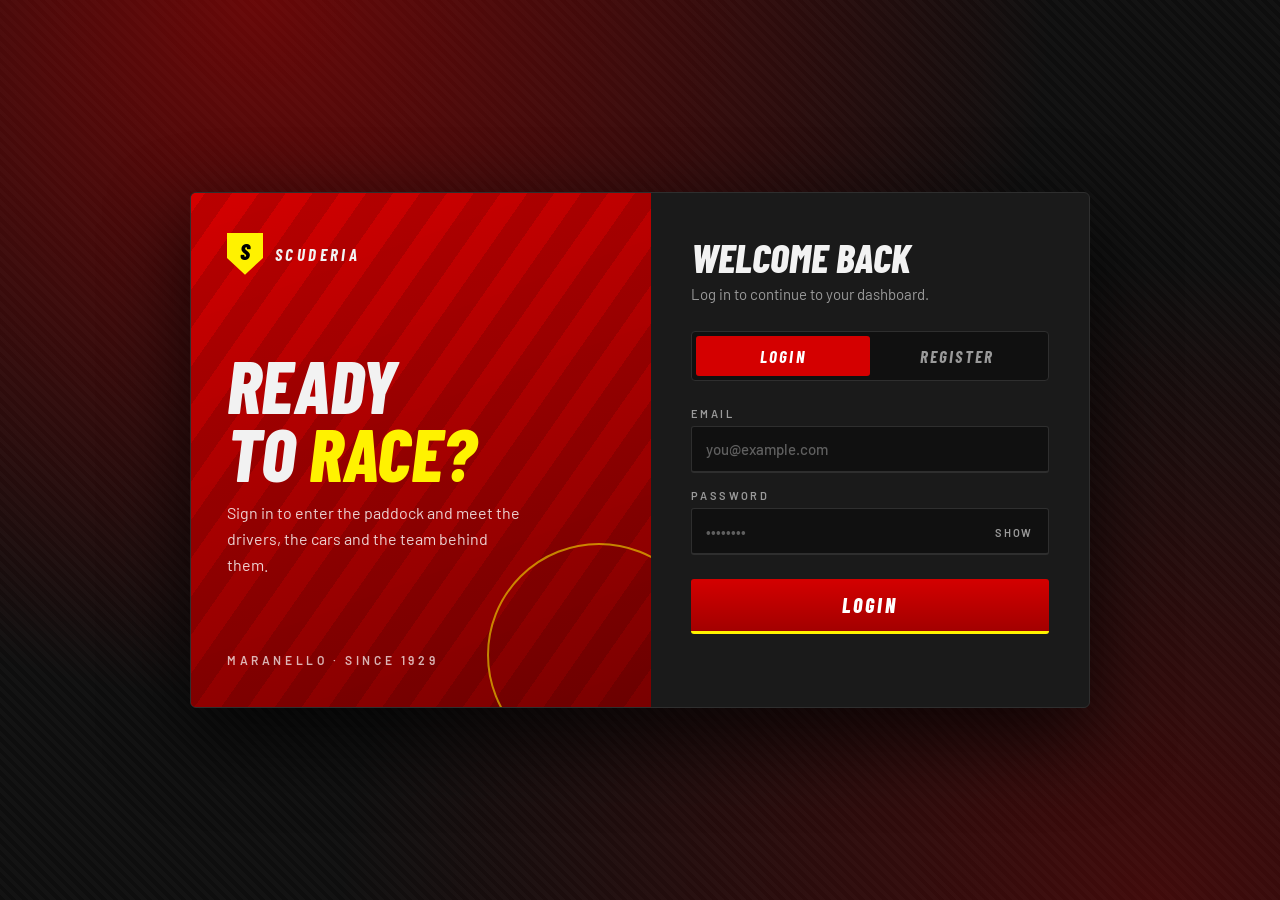
<file: frontend/index.html>
<!doctype html>
<html lang="en">
  <head>
    <meta charset="UTF-8" />
    <meta name="viewport" content="width=device-width, initial-scale=1.0" />
    <title>Scuderia Login</title>
    <link rel="stylesheet" href="style.css" />
  </head>
  <body class="login">
    <div class="shell">
      <aside class="showcase">
        <div class="brand">
          <div class="badge">S</div>
          <span>SCUDERIA</span>
        </div>
        <div>
          <h1>Ready<br />to <em>race?</em></h1>
          <p>Sign in to enter the paddock and meet the drivers, the cars and the team behind them.</p>
        </div>
        <div class="foot">Maranello · Since 1929</div>
      </aside>

      <main class="panel">
        <h2 id="title">Welcome back</h2>
        <p class="sub" id="sub">Log in to continue to your dashboard.</p>

        <div class="tabs">
          <button type="button" id="tab-login" class="active" onclick="setMode('login')">Login</button>
          <button type="button" id="tab-register" onclick="setMode('register')">Register</button>
        </div>

        <div class="field hidden" id="name-field">
          <label for="name">Name</label>
          <input type="text" id="name" placeholder="Your full name" autocomplete="name" />
        </div>

        <div class="field">
          <label for="email">Email</label>
          <input type="email" id="email" placeholder="you@example.com" autocomplete="email" />
        </div>

        <div class="field">
          <label for="password">Password</label>
          <div class="wrap">
            <input type="password" id="password" placeholder="••••••••" autocomplete="current-password" />
            <button type="button" id="toggle-pw" onclick="togglePw()">Show</button>
          </div>
        </div>

        <button class="submit" id="btn-login" onclick="login()">Login</button>
        <button class="submit hidden" id="btn-register" onclick="register()">Create account</button>

        <p id="message"></p>
      </main>
    </div>

    <script src="app.js"></script>
    <script>
      function setMode(mode) {
        var reg = mode === "register";
        document.getElementById("tab-login").classList.toggle("active", !reg);
        document.getElementById("tab-register").classList.toggle("active", reg);
        document.getElementById("name-field").classList.toggle("hidden", !reg);
        document.getElementById("btn-login").classList.toggle("hidden", reg);
        document.getElementById("btn-register").classList.toggle("hidden", !reg);
        document.getElementById("title").textContent = reg ? "Join the team" : "Welcome back";
        document.getElementById("sub").textContent = reg
          ? "Create an account to get started."
          : "Log in to continue to your dashboard.";
        document.getElementById("message").textContent = "";
      }
      function togglePw() {
        var p = document.getElementById("password"), b = document.getElementById("toggle-pw");
        var show = p.type === "password";
        p.type = show ? "text" : "password";
        b.textContent = show ? "Hide" : "Show";
      }
      document.addEventListener("keydown", function (e) {
        if (e.key === "Enter") {
          var reg = !document.getElementById("btn-register").classList.contains("hidden");
          document.getElementById(reg ? "btn-register" : "btn-login").click();
        }
      });
    </script>
  </body>
</html>
</file>
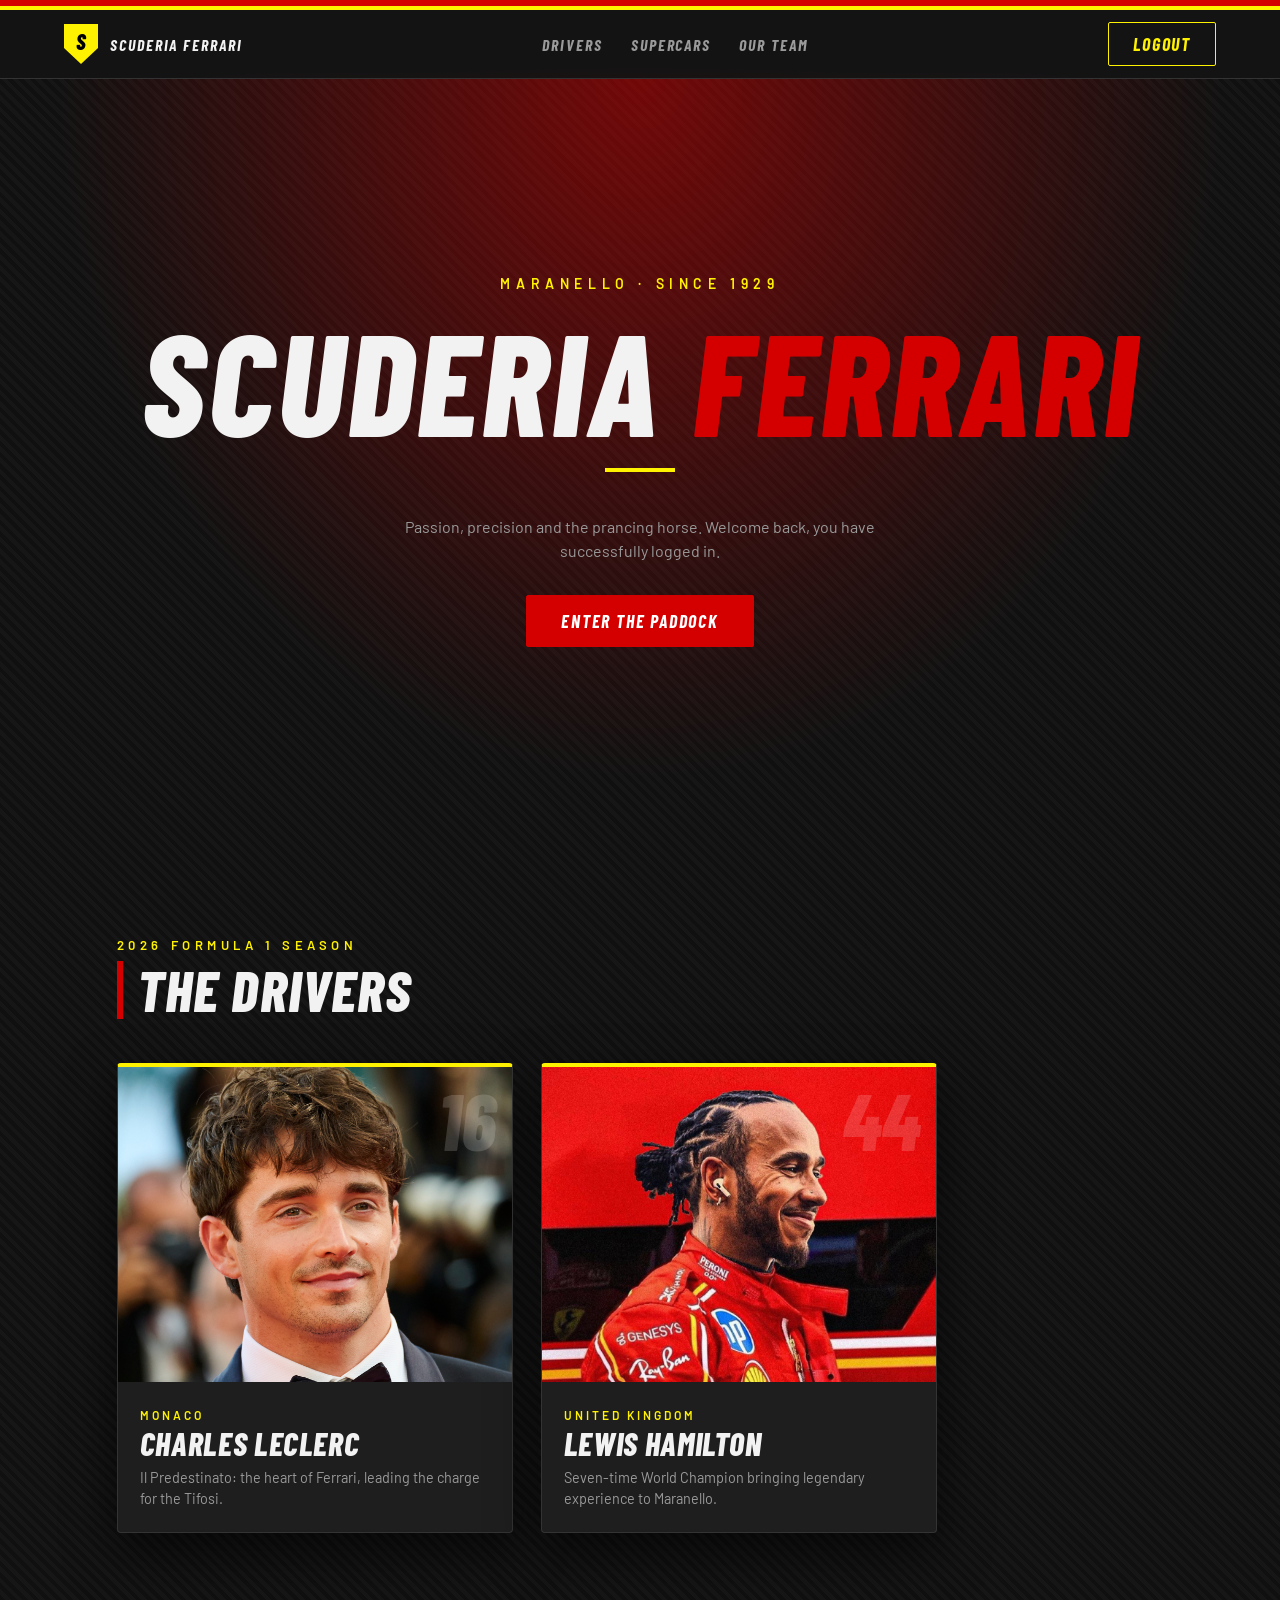
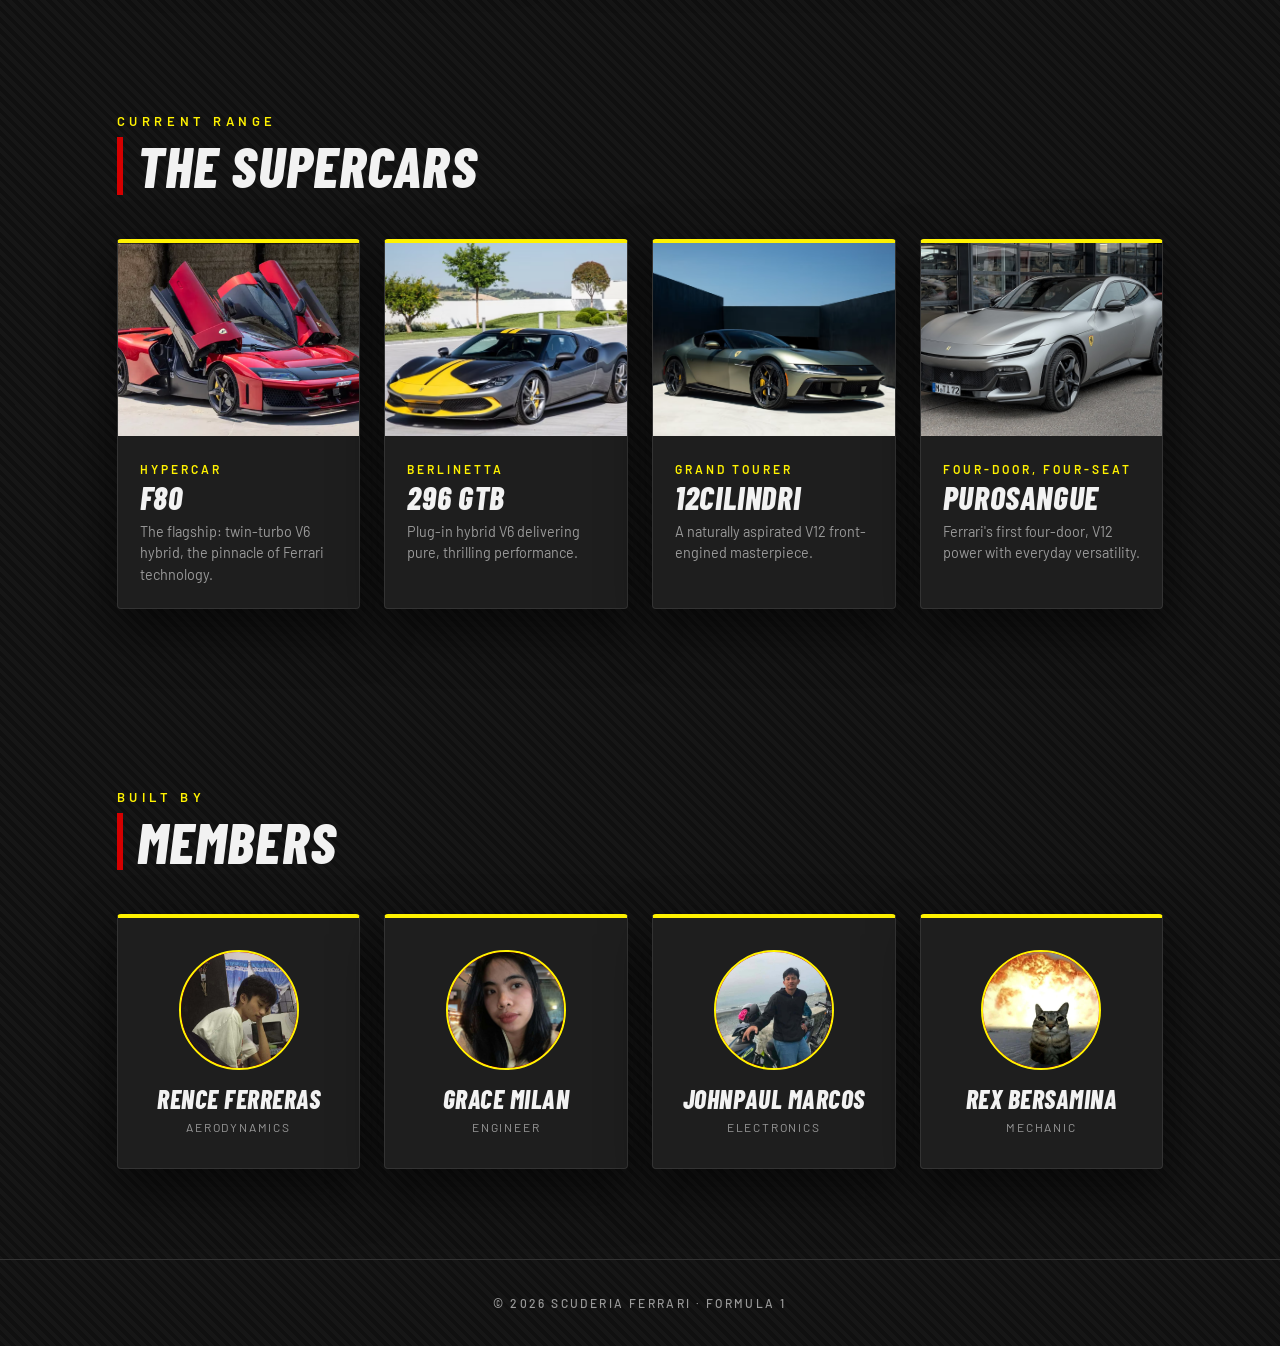
<file: frontend/dashboard.html>
<!doctype html>
<html lang="en">
<head>
<meta charset="UTF-8" />
<meta name="viewport" content="width=device-width, initial-scale=1, viewport-fit=cover" />
<title>Scuderia Ferrari</title>
<link rel="stylesheet" href="style.css" />
</head>
<body>
<svg width="0" height="0" style="position:absolute" aria-hidden="true">
  <symbol id="bust" viewBox="0 0 200 160">
    <path d="M20 160c0-40 30-56 80-56s80 16 80 56z" fill="#dc0000"/>
    <path d="M84 104h32v14q-16 10-32 0z" fill="#1a1a1a"/>
    <path d="M100 118v42" stroke="#f4d03f" stroke-width="3"/>
    <ellipse cx="100" cy="62" rx="36" ry="42" fill="#fff"/>
    <path d="M64 60q0-40 36-40t36 40v6H64z" fill="#dc0000"/>
    <path d="M70 56q30-10 60 0v14q-30 8-60 0z" fill="#111"/>
    <path d="M64 60q36-12 72 0" stroke="#f4d03f" stroke-width="3" fill="none"/>
  </symbol>
  <symbol id="car" viewBox="0 0 320 140">
    <path d="M14 96q0-14 20-20l52-12q40-30 90-30 44 0 62 24l48 8q20 4 20 26v10H14z" fill="#dc0000"/>
    <path d="M100 62q34-24 76-22 30 2 44 22z" fill="#0d0d0e"/>
    <path d="M14 106h292" stroke="#f4d03f" stroke-width="2"/>
    <circle cx="82" cy="106" r="22" fill="#111"/><circle cx="82" cy="106" r="11" fill="#bbb"/>
    <circle cx="246" cy="106" r="22" fill="#111"/><circle cx="246" cy="106" r="11" fill="#bbb"/>
  </symbol>
</svg>

<nav>
  <div class="brand"><div class="badge">S</div><span>SCUDERIA FERRARI</span></div>
  <ul><li><a href="#drivers">Drivers</a></li><li><a href="#cars">Supercars</a></li><li><a href="#team">Our Team</a></li></ul>
  <button onclick="logout()">Logout</button>
</nav>

<header class="hero">
  <div>
    <small>Maranello · Since 1929</small>
    <h1>Scuderia <em>Ferrari</em></h1>
    <div class="rule"></div><br />
    <p>Passion, precision and the prancing horse. Welcome back, you have successfully logged in.</p>
    <a class="cta" href="#drivers">Enter the Paddock</a>
  </div>
</header>

<section id="drivers">
  <div class="head"><small>2026 Formula 1 Season</small><h2>The Drivers</h2></div>
  <div class="drivers">
    <div class="card"><div class="img"><img src="charles.jpg" alt="Charles Leclerc" onerror="this.remove()"><span class="num">16</span><svg><use href="#bust"/></svg></div>
      <div class="info"><span>Monaco</span><h3>Charles Leclerc</h3><p>Il Predestinato: the heart of Ferrari, leading the charge for the Tifosi.</p></div></div>
    <div class="card"><div class="img"><img src="lewis.jpeg" alt="Lewis Hamilton" onerror="this.remove()"><span class="num">44</span><svg><use href="#bust"/></svg></div>
      <div class="info"><span>United Kingdom</span><h3>Lewis Hamilton</h3><p>Seven-time World Champion bringing legendary experience to Maranello.</p></div></div>
  </div>
</section>

<section id="cars">
  <div class="head"><small>Current Range</small><h2>The Supercars</h2></div>
  <div class="grid">
    <div class="card"><div class="img"><img src="f80.png" alt="Ferrari F80" onerror="this.remove()"><svg><use href="#car"/></svg></div><div class="info"><span>Hypercar</span><h3>F80</h3><p>The flagship: twin-turbo V6 hybrid, the pinnacle of Ferrari technology.</p></div></div>
    <div class="card"><div class="img"><img src="296gtb.png" alt="Ferrari 296 GTB" onerror="this.remove()"><svg><use href="#car"/></svg></div><div class="info"><span>Berlinetta</span><h3>296 GTB</h3><p>Plug-in hybrid V6 delivering pure, thrilling performance.</p></div></div>
    <div class="card"><div class="img"><img src="12cilindri.png" alt="Ferrari 12Cilindri" onerror="this.remove()"><svg><use href="#car"/></svg></div><div class="info"><span>Grand Tourer</span><h3>12Cilindri</h3><p>A naturally aspirated V12 front-engined masterpiece.</p></div></div>
    <div class="card"><div class="img"><img src="purosangue.jpg" alt="Ferrari Purosangue" onerror="this.remove()"><svg><use href="#car"/></svg></div><div class="info"><span>Four-Door, Four-Seat</span><h3>Purosangue</h3><p>Ferrari's first four-door, V12 power with everyday versatility.</p></div></div>
  </div>
</section>

<section id="team" class="team">
  <div class="head"><small>Built By</small><h2>Members</h2></div>
  <div class="grid">
    <div class="card stu"><div class="av"><img src="rence.jpg" alt="Student Name 1" onerror="this.remove()">S1</div><h3>Rence Ferreras</h3><p>Aerodynamics</p></div>
    <div class="card stu"><div class="av"><img src="grace.jpg" alt="Student Name 2" onerror="this.remove()">S2</div><h3>Grace Milan</h3><p>Engineer</p></div>
    <div class="card stu"><div class="av"><img src="jp.jpg" alt="Student Name 3" onerror="this.remove()">S3</div><h3>Johnpaul Marcos</h3><p>Electronics</p></div>
    <div class="card stu"><div class="av"><img src="rex.jpg" alt="Student Name 4" onerror="this.remove()">S4</div><h3>Rex Bersamina</h3><p>Mechanic</p></div>
  </div>
</section>

<footer>&copy; 2026 SCUDERIA FERRARI · FORMULA 1</footer>

<script>
function logout() {
  try { localStorage.removeItem("token"); } catch (e) {}
  window.location.href = "index.html";
}
</script>
</body>
</html>
</file>
<file: frontend/style.css>
@import url("https://fonts.googleapis.com/css2?family=Barlow+Condensed:ital,wght@1,700;1,800&family=Barlow:wght@400;500;600&display=swap");

:root {
  --rosso: #d40000;
  --rosso-dark: #a30000;
  --giallo: #fff200;
  --carbon: #141414;
  --carbon-2: #1e1e1e;
  --line: #333;
  --text: #f2f2f2;
  --muted: #9a9a9a;
}

* { box-sizing: border-box; }

html { scroll-behavior: smooth; scroll-padding-top: 70px; }

body {
  margin: 0;
  min-height: 100vh;
  font-family: "Barlow", Arial, sans-serif;
  color: var(--text);
  background:
    linear-gradient(180deg, var(--rosso) 0 6px, transparent 6px),
    repeating-linear-gradient(45deg, #101010 0 4px, #161616 4px 8px);
}

h1, h2, h3 {
  margin: 0;
  font-family: "Barlow Condensed", Arial, sans-serif;
  font-style: italic;
  font-weight: 800;
  text-transform: uppercase;
  letter-spacing: 0.02em;
  line-height: 1;
}

p { color: var(--muted); line-height: 1.5; margin: 0; }

/* Nav */
nav {
  position: sticky;
  top: 6px;
  z-index: 9;
  display: flex;
  justify-content: space-between;
  align-items: center;
  padding: 12px 5vw;
  background: rgba(20, 20, 20, 0.92);
  border-bottom: 1px solid var(--line);
  border-top: 4px solid var(--giallo);
  backdrop-filter: blur(8px);
}

.brand { display: flex; align-items: center; gap: 12px; }

.badge {
  width: 34px;
  height: 40px;
  display: grid;
  place-items: center;
  background: var(--giallo);
  color: #000;
  font: italic 800 22px "Barlow Condensed", Arial, sans-serif;
  clip-path: polygon(0 0, 100% 0, 100% 60%, 50% 100%, 0 60%);
  padding-bottom: 6px;
}

.brand span {
  font: italic 700 16px "Barlow Condensed", Arial, sans-serif;
  letter-spacing: 0.12em;
  color: var(--text);
}

nav ul { display: flex; gap: 28px; list-style: none; margin: 0; padding: 0; }

nav a {
  color: var(--muted);
  text-decoration: none;
  font: italic 700 16px "Barlow Condensed", Arial, sans-serif;
  letter-spacing: 0.12em;
  text-transform: uppercase;
  transition: color 0.15s;
}

nav a:hover { color: var(--giallo); }

/* Buttons */
button, .cta {
  display: inline-block;
  padding: 10px 24px;
  font: italic 700 18px "Barlow Condensed", Arial, sans-serif;
  letter-spacing: 0.1em;
  text-transform: uppercase;
  text-decoration: none;
  color: var(--giallo);
  background: transparent;
  border: 1px solid var(--giallo);
  border-radius: 2px;
  cursor: pointer;
  transition: background 0.15s, color 0.15s;
}

button:hover { color: #000; background: var(--giallo); }

.cta { color: #fff; background: var(--rosso); border-color: var(--rosso); padding: 14px 34px; }
.cta:hover { background: var(--rosso-dark); border-color: var(--rosso-dark); color: #fff; }

button:focus-visible, .cta:focus-visible { outline: 2px solid var(--giallo); outline-offset: 2px; }

/* Hero */
.hero {
  min-height: 86vh;
  display: grid;
  place-items: center;
  text-align: center;
  padding: 80px 6vw;
  background: radial-gradient(ellipse at 50% 0%, rgba(212, 0, 0, 0.5), transparent 65%);
}

.hero small {
  font: 600 14px "Barlow", Arial, sans-serif;
  letter-spacing: 0.4em;
  text-transform: uppercase;
  color: var(--giallo);
}

.hero h1 { font-size: clamp(3.5rem, 13vw, 9rem); margin: 16px 0; }
.hero h1 em { color: var(--rosso); }
.hero p { max-width: 520px; margin: 0 auto 32px; }
.rule { width: 70px; height: 4px; background: var(--giallo); margin: 14px auto 24px; }

/* Sections */
section { max-width: 1200px; margin: auto; padding: 90px 6vw; }

.head { margin-bottom: 44px; }
.head small {
  display: block;
  margin-bottom: 8px;
  font: 600 13px "Barlow", Arial, sans-serif;
  letter-spacing: 0.35em;
  text-transform: uppercase;
  color: var(--giallo);
}
.head h2 {
  font-size: clamp(2.2rem, 6vw, 3.6rem);
  border-left: 6px solid var(--rosso);
  padding-left: 14px;
}

.grid { display: grid; gap: 24px; grid-template-columns: repeat(auto-fit, minmax(240px, 1fr)); }
.drivers { display: grid; gap: 28px; grid-template-columns: repeat(auto-fit, minmax(280px, 1fr)); max-width: 820px; }

/* Cards */
.card {
  background: var(--carbon-2);
  border: 1px solid var(--line);
  border-top: 4px solid var(--giallo);
  border-radius: 4px;
  box-shadow: 0 20px 50px rgba(0, 0, 0, 0.6);
  overflow: hidden;
  transition: transform 0.25s, border-color 0.25s;
}
.card:hover { transform: translateY(-6px); border-top-color: var(--rosso); }

.card .img {
  position: relative;
  aspect-ratio: 4 / 3.2;
  display: grid;
  place-items: center;
  background: radial-gradient(circle at 50% 30%, rgba(212, 0, 0, 0.6), #0d0000 75%);
}
.card .img svg { width: 100%; height: 100%; }

.num {
  position: absolute;
  right: 16px;
  top: 4px;
  font: italic 800 5rem "Barlow Condensed", Arial, sans-serif;
  color: rgba(255, 255, 255, 0.16);
}

.info { padding: 22px; }
.info h3 { font-size: 2rem; margin: 4px 0 8px; }
.info span {
  font: 600 12px "Barlow", Arial, sans-serif;
  letter-spacing: 0.25em;
  text-transform: uppercase;
  color: var(--giallo);
}
.info p { font-size: 0.9rem; }

/* Student members */
.stu { text-align: center; padding: 32px 20px; }
.av {
  position: relative;
  overflow: hidden;
  width: 120px;
  height: 120px;
  margin: 0 auto 16px;
  display: grid;
  place-items: center;
  border-radius: 50%;
  border: 2px solid var(--giallo);
  background: var(--rosso);
  color: #fff;
  font: italic 800 38px "Barlow Condensed", Arial, sans-serif;
}
.av img { position: absolute; inset: 0; width: 100%; height: 100%; object-fit: cover; }
.stu h3 { font-size: 1.6rem; margin-bottom: 6px; }
.stu p { font-size: 0.75rem; letter-spacing: 0.15em; text-transform: uppercase; }

footer {
  text-align: center;
  padding: 36px 5vw;
  border-top: 1px solid var(--line);
  color: var(--muted);
  font: 500 12px "Barlow", Arial, sans-serif;
  letter-spacing: 0.2em;
}

@media (max-width: 720px) { nav ul { display: none; } }

/* Photos (optional): drop files in /images, illustration shows if missing */
.card .img img { position: absolute; inset: 0; width: 100%; height: 100%; object-fit: cover; z-index: 1; }
.num { z-index: 2; }

/* Photo framing */
.drivers .card .img img { object-position: center 20%; }
.av img { object-position: center 25%; }

/* ==========================================================
   LOGIN PAGE  (everything below only applies to <body class="login">)
   ========================================================== */
body.login {
  --carbon: #101010;
  --carbon-2: #1a1a1a;
  --line: #2e2e2e;
  display: grid;
  place-items: center;
  padding: 24px;
  background:
    radial-gradient(ellipse at 20% 0%, rgba(212, 0, 0, 0.45), transparent 55%),
    radial-gradient(ellipse at 90% 100%, rgba(212, 0, 0, 0.25), transparent 50%),
    repeating-linear-gradient(45deg, #0e0e0e 0 4px, #131313 4px 8px);
}

.login .shell {
  width: 100%;
  max-width: 900px;
  display: grid;
  grid-template-columns: 1.05fr 1fr;
  background: var(--carbon-2);
  border: 1px solid var(--line);
  border-radius: 6px;
  overflow: hidden;
  box-shadow: 0 30px 80px rgba(0, 0, 0, 0.7);
}

/* Left showcase panel */
.login .showcase {
  position: relative;
  display: flex;
  flex-direction: column;
  justify-content: space-between;
  padding: 40px 36px;
  background:
    linear-gradient(160deg, rgba(212, 0, 0, 0.95), rgba(120, 0, 0, 0.98)),
    var(--rosso);
  overflow: hidden;
}
.login .showcase::before {
  content: "";
  position: absolute;
  inset: 0;
  background: repeating-linear-gradient(-55deg, transparent 0 22px, rgba(0, 0, 0, 0.12) 22px 44px);
}
.login .showcase::after {
  content: "";
  position: absolute;
  right: -60px;
  bottom: -60px;
  width: 220px;
  height: 220px;
  border: 2px solid rgba(255, 242, 0, 0.55);
  border-radius: 50%;
}
.login .showcase > * { position: relative; z-index: 1; }

.login .badge { width: 36px; height: 42px; font-size: 23px; }
.login .brand span { font-size: 17px; letter-spacing: 0.2em; }

.login .showcase h1 {
  margin: 0 0 14px;
  font: italic 800 clamp(3rem, 6vw, 4.6rem)/0.92 "Barlow Condensed", Arial, sans-serif;
  letter-spacing: normal;
}
.login .showcase h1 em { color: var(--giallo); }
.login .showcase p { max-width: 300px; color: rgba(255, 255, 255, 0.82); line-height: 1.6; }
.login .showcase .foot {
  font: 600 12px "Barlow", Arial, sans-serif;
  letter-spacing: 0.3em;
  text-transform: uppercase;
  color: rgba(255, 255, 255, 0.7);
}

/* Right form panel */
.login .panel { padding: 44px 40px 36px; display: flex; flex-direction: column; justify-content: center; }

.login .panel h2 {
  margin: 0 0 6px;
  font: italic 800 40px/1 "Barlow Condensed", Arial, sans-serif;
  letter-spacing: normal;
}
.login .panel .sub { margin: 0 0 26px; color: var(--muted); font-size: 15px; }

.login .tabs {
  display: grid;
  grid-template-columns: 1fr 1fr;
  padding: 4px;
  margin-bottom: 26px;
  background: var(--carbon);
  border: 1px solid var(--line);
  border-radius: 4px;
}
.login .tabs button {
  display: block;
  padding: 10px;
  font: italic 700 17px "Barlow Condensed", Arial, sans-serif;
  letter-spacing: 0.12em;
  color: var(--muted);
  background: transparent;
  border: 0;
  border-radius: 3px;
  transition: background 0.2s, color 0.2s;
}
.login .tabs button.active { background: var(--rosso); color: #fff; }
.login .tabs button:not(.active):hover { color: var(--giallo); background: transparent; }

.login .field { margin-bottom: 16px; }
.login .field.hidden { display: none; }
.login .field label {
  display: block;
  margin-bottom: 6px;
  font: 600 11px "Barlow", Arial, sans-serif;
  letter-spacing: 0.22em;
  text-transform: uppercase;
  color: var(--muted);
}
.login .field .wrap { position: relative; }

.login input {
  width: 100%;
  padding: 13px 14px;
  font: 500 15px "Barlow", Arial, sans-serif;
  color: var(--text);
  background: var(--carbon);
  border: 1px solid var(--line);
  border-bottom: 2px solid var(--line);
  border-radius: 3px;
  transition: border-color 0.2s, box-shadow 0.2s;
}
.login input::placeholder { color: #5f5f5f; }
.login input:focus { outline: none; border-color: var(--giallo); box-shadow: 0 0 0 3px rgba(255, 242, 0, 0.12); }

.login #toggle-pw {
  position: absolute;
  right: 8px;
  top: 50%;
  transform: translateY(-50%);
  padding: 4px 8px;
  font: 600 11px "Barlow", Arial, sans-serif;
  letter-spacing: 0.15em;
  color: var(--muted);
  background: transparent;
  border: 0;
}
.login #toggle-pw:hover { color: var(--giallo); background: transparent; }

.login .submit {
  display: block;
  width: 100%;
  margin-top: 8px;
  padding: 14px;
  font: italic 800 20px "Barlow Condensed", Arial, sans-serif;
  letter-spacing: 0.14em;
  color: #fff;
  background: linear-gradient(180deg, var(--rosso), var(--rosso-dark));
  border: 0;
  border-bottom: 3px solid var(--giallo);
  border-radius: 3px;
  transition: transform 0.15s, filter 0.15s;
}
.login .submit:hover {
  color: #fff;
  background: linear-gradient(180deg, var(--rosso), var(--rosso-dark));
  filter: brightness(1.15);
  transform: translateY(-1px);
}
.login .submit.hidden { display: none; }

.login #message {
  min-height: 1.5em;
  margin: 16px 0 0;
  text-align: center;
  font-size: 14px;
  color: var(--giallo);
}

@media (max-width: 760px) {
  .login .shell { grid-template-columns: 1fr; }
  .login .showcase { padding: 28px 26px; gap: 22px; }
  .login .showcase p, .login .showcase .foot { display: none; }
  .login .showcase h1 { font-size: 3rem; margin: 0; }
  .login .panel { padding: 30px 26px; }
}
</file>
